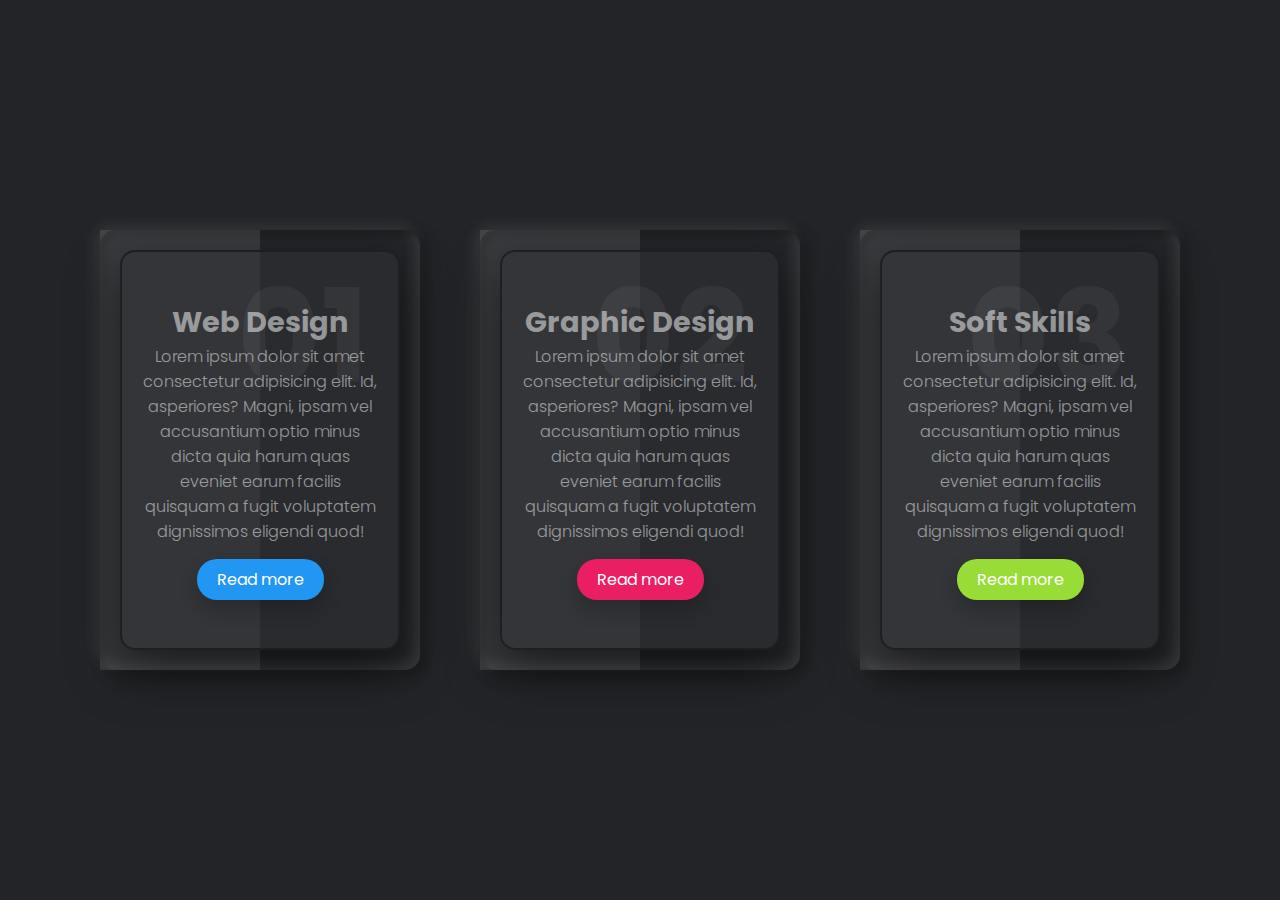
<file: index.html>
<!DOCTYPE html>
<html lang="en">

<head>
    <meta charset="UTF-8">
    <meta http-equiv="X-UA-Compatible" content="IE=edge">
    <meta name="viewport" content="width=device-width, initial-scale=1.0">
    <title>Welcome to my Portfolio</title>
    <link rel="stylesheet" href="homepage.css">
</head>
<body>

    <div class="container">
        <div class="card">
            <div class="box">
                <div class="content">
                    <h2>01</h2>
                    <h3>Web Design</h3>
                    <p>Lorem ipsum dolor sit amet consectetur adipisicing elit. Id, asperiores? Magni, ipsam vel
                        accusantium optio minus dicta quia harum quas eveniet earum facilis quisquam a fugit voluptatem
                        dignissimos eligendi quod!</p>
                        <a href="#">Read more</a>

                </div>
            </div>
        </div>
        <div class="card">
            <div class="box">
                <div class="content">
                    <h2>02</h2>
                    <h3>Graphic Design</h3>
                    <p>Lorem ipsum dolor sit amet consectetur adipisicing elit. Id, asperiores? Magni, ipsam vel
                        accusantium optio minus dicta quia harum quas eveniet earum facilis quisquam a fugit voluptatem
                        dignissimos eligendi quod!</p>
                        <a href="#">Read more</a>
                        
                </div>
            </div>
        </div>
        <div class="card">
            <div class="box">
                <div class="content">
                    <h2>03</h2>
                    <h3>Soft Skills</h3>
                    <p>Lorem ipsum dolor sit amet consectetur adipisicing elit. Id, asperiores? Magni, ipsam vel
                        accusantium optio minus dicta quia harum quas eveniet earum facilis quisquam a fugit voluptatem
                        dignissimos eligendi quod!</p>
                        <a href="#">Read more</a>
                        
                </div>
            </div>
        </div>
    </div>
</body>

</html>
</file>
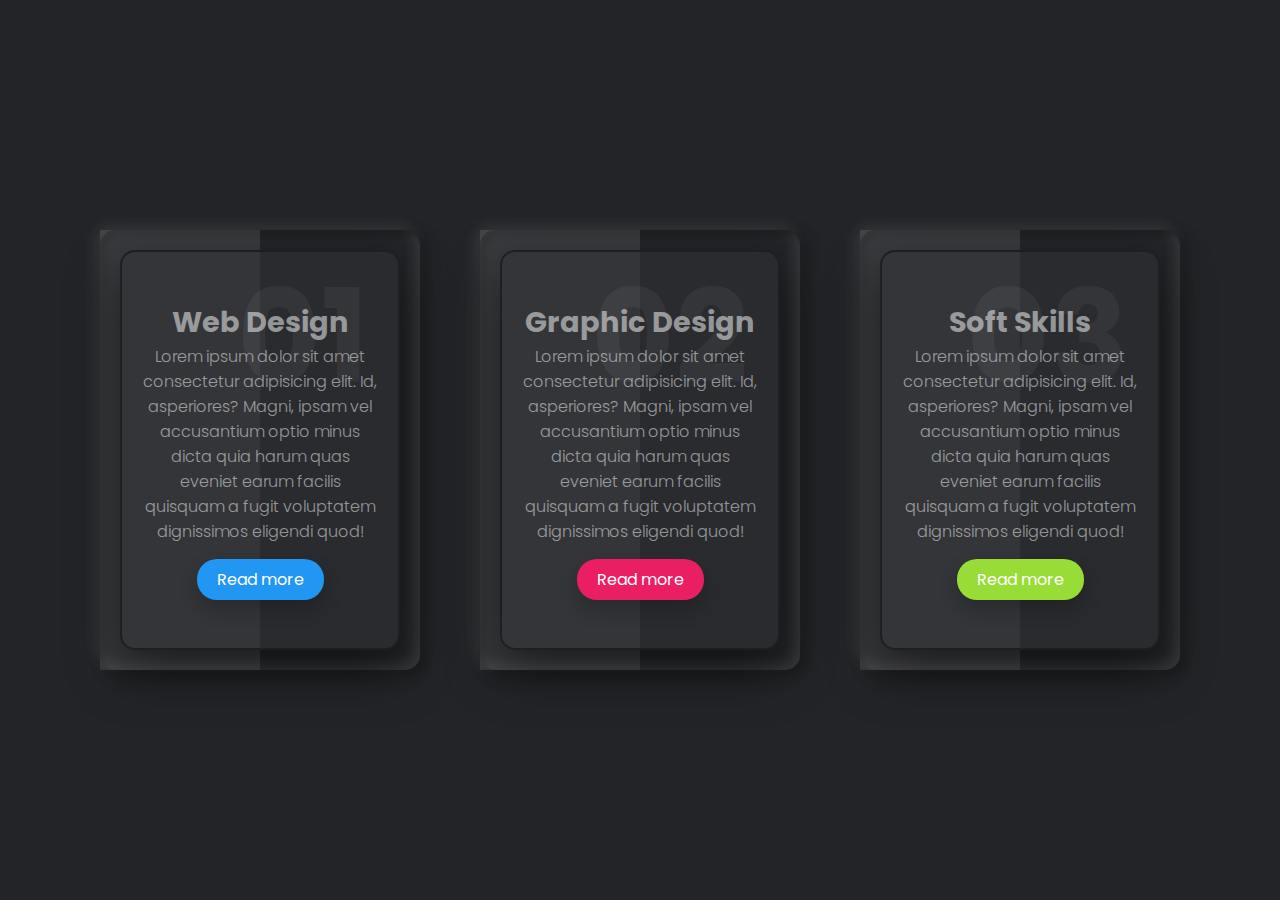
<file: homepage.html>
<!DOCTYPE html>
<html lang="en">

<head>
    <meta charset="UTF-8">
    <meta http-equiv="X-UA-Compatible" content="IE=edge">
    <meta name="viewport" content="width=device-width, initial-scale=1.0">
    <title>Welcome to my Portfolio</title>
    <link rel="stylesheet" href="homepage.css">
</head>
<body>

    <div class="container">
        <div class="card">
            <div class="box">
                <div class="content">
                    <h2>01</h2>
                    <h3>Web Design</h3>
                    <p>Lorem ipsum dolor sit amet consectetur adipisicing elit. Id, asperiores? Magni, ipsam vel
                        accusantium optio minus dicta quia harum quas eveniet earum facilis quisquam a fugit voluptatem
                        dignissimos eligendi quod!</p>
                        <a href="#">Read more</a>

                </div>
            </div>
        </div>
        <div class="card">
            <div class="box">
                <div class="content">
                    <h2>02</h2>
                    <h3>Graphic Design</h3>
                    <p>Lorem ipsum dolor sit amet consectetur adipisicing elit. Id, asperiores? Magni, ipsam vel
                        accusantium optio minus dicta quia harum quas eveniet earum facilis quisquam a fugit voluptatem
                        dignissimos eligendi quod!</p>
                        <a href="#">Read more</a>
                        
                </div>
            </div>
        </div>
        <div class="card">
            <div class="box">
                <div class="content">
                    <h2>03</h2>
                    <h3>Soft Skills</h3>
                    <p>Lorem ipsum dolor sit amet consectetur adipisicing elit. Id, asperiores? Magni, ipsam vel
                        accusantium optio minus dicta quia harum quas eveniet earum facilis quisquam a fugit voluptatem
                        dignissimos eligendi quod!</p>
                        <a href="#">Read more</a>
                        
                </div>
            </div>
        </div>
    </div>
</body>

</html>
</file>
<file: homepage.css>
@import url('https://fonts.googleapis.com/css2?family=Montserrat&family=Poppins&display=swap');
*
{
    margin: 0;
    padding: 0;
    box-sizing: border-box;
    font-family: 'Montserrat', sans-serif;
    font-family: 'Poppins', sans-serif;

}
body
{
    display: flex;
    justify-content: center;
    align-items: center;
    flex-wrap: wrap;
    min-height: 100vh;
    background: #232427;

}
.container
{
    display: flex;
    justify-content: center;
    align-items: center;
    flex-wrap: wrap;
    max-width: 1200px;
    margin: 40px 0;

}
.container .card
{
    position: relative;
    min-width: 320px;
    height: 440px;
    box-shadow: inset 5px 5px 5px rgba(0,0,0,0.2),
                inset -5px -5px 15px rgba(255,255,255,0.1),
                5px 5px 15px rgba(0,0,0,0.3),
                -5px -5px 15px rgba(255,255,255,0.1);
    border-radius: 15px;
    margin: 30px;
    
}
.container .card::before
{
    content: '';
    position: absolute;
    top: 0;
    left: 0;
    width: 50%;
    height: 100%;
    background: rgba(255,255,255,0.1);
}

.container .card .box
{
    position: absolute;
    top: 20px;
    left: 20px;
    right: 20px;
    bottom: 20px;
    background: #2a2b2f;
    border: 2px solid #1e1f23;
    border-radius: 15px;
    box-shadow: 0 20px 50px rgba(0, 0, 0, 0.5);
    transition: 0.5s;
    display: flex;
    justify-content: center;
    align-items: center;
    overflow: hidden;
}

.container .card .box::before
{
    content: '';
    position: absolute;
    top: 0;
    left: 0;
    width: 50%;
    height: 100%;
    background: rgba(255,255,255,0.05);
    pointer-events: none;
}
.container .card .box:hover{
    transform: translateY(-50px);
    box-shadow: 0 40px 70px rgba(0, 0, 0, 0.5);

}
.container .card .box .content
{
    padding: 20px;
    text-align: center;

}
.container .card .box .content h2
{
    position:absolute;
    top: -10px;
    right: 30px;
    font-size: 8em;
    color: rgba(255,255,255,0.05);

}
.container .card .box .content h3{
    font-size: 1.8em;
    color: rgba(255,255,255,0.5);
    z-index: 1;
    transition: 0.5s;
}
.container .card .box .content p{
    font-size: 16px;
    font-weight: 300;
    color: rgba(255,255,255,0.5);
    z-index: 1;
    transition: 0.5s;
}
.container .card .box .content a
{
    position: relative;
    display: inline-block;
    padding: 8px 20px;
    background: #000;
    margin-top: 15px;
    border-radius: 20px;
    text-decoration: none;
    font-weight: 400;
    color: #fff;
    box-shadow: 0 10px 20px rgba(0,0,0,0.2);

}
.container .card:nth-child(1) .box .content a
{
    background: #2196f3;

}
.container .card:nth-child(2) .box .content a
{
    background: #e91e63;

}
.container .card:nth-child(3) .box .content a
{
    background: #97dc37;

}
</file>
